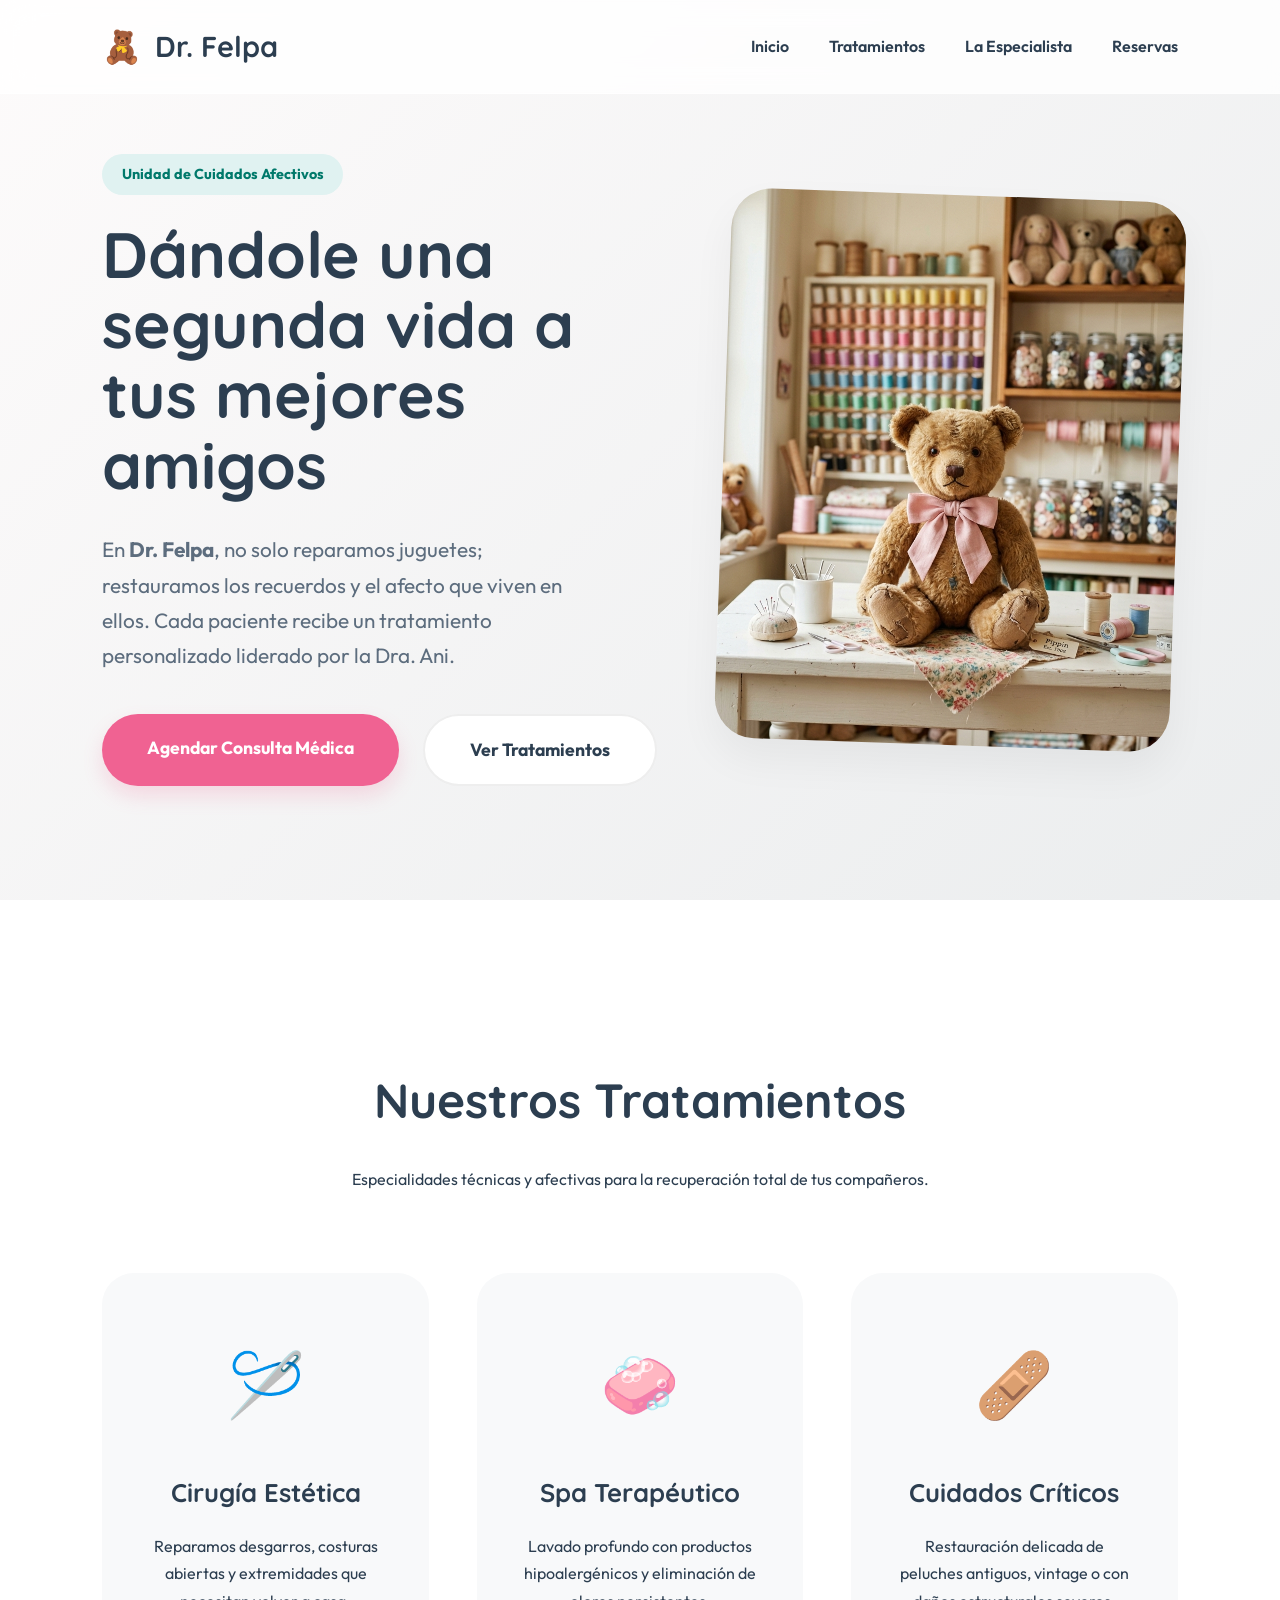
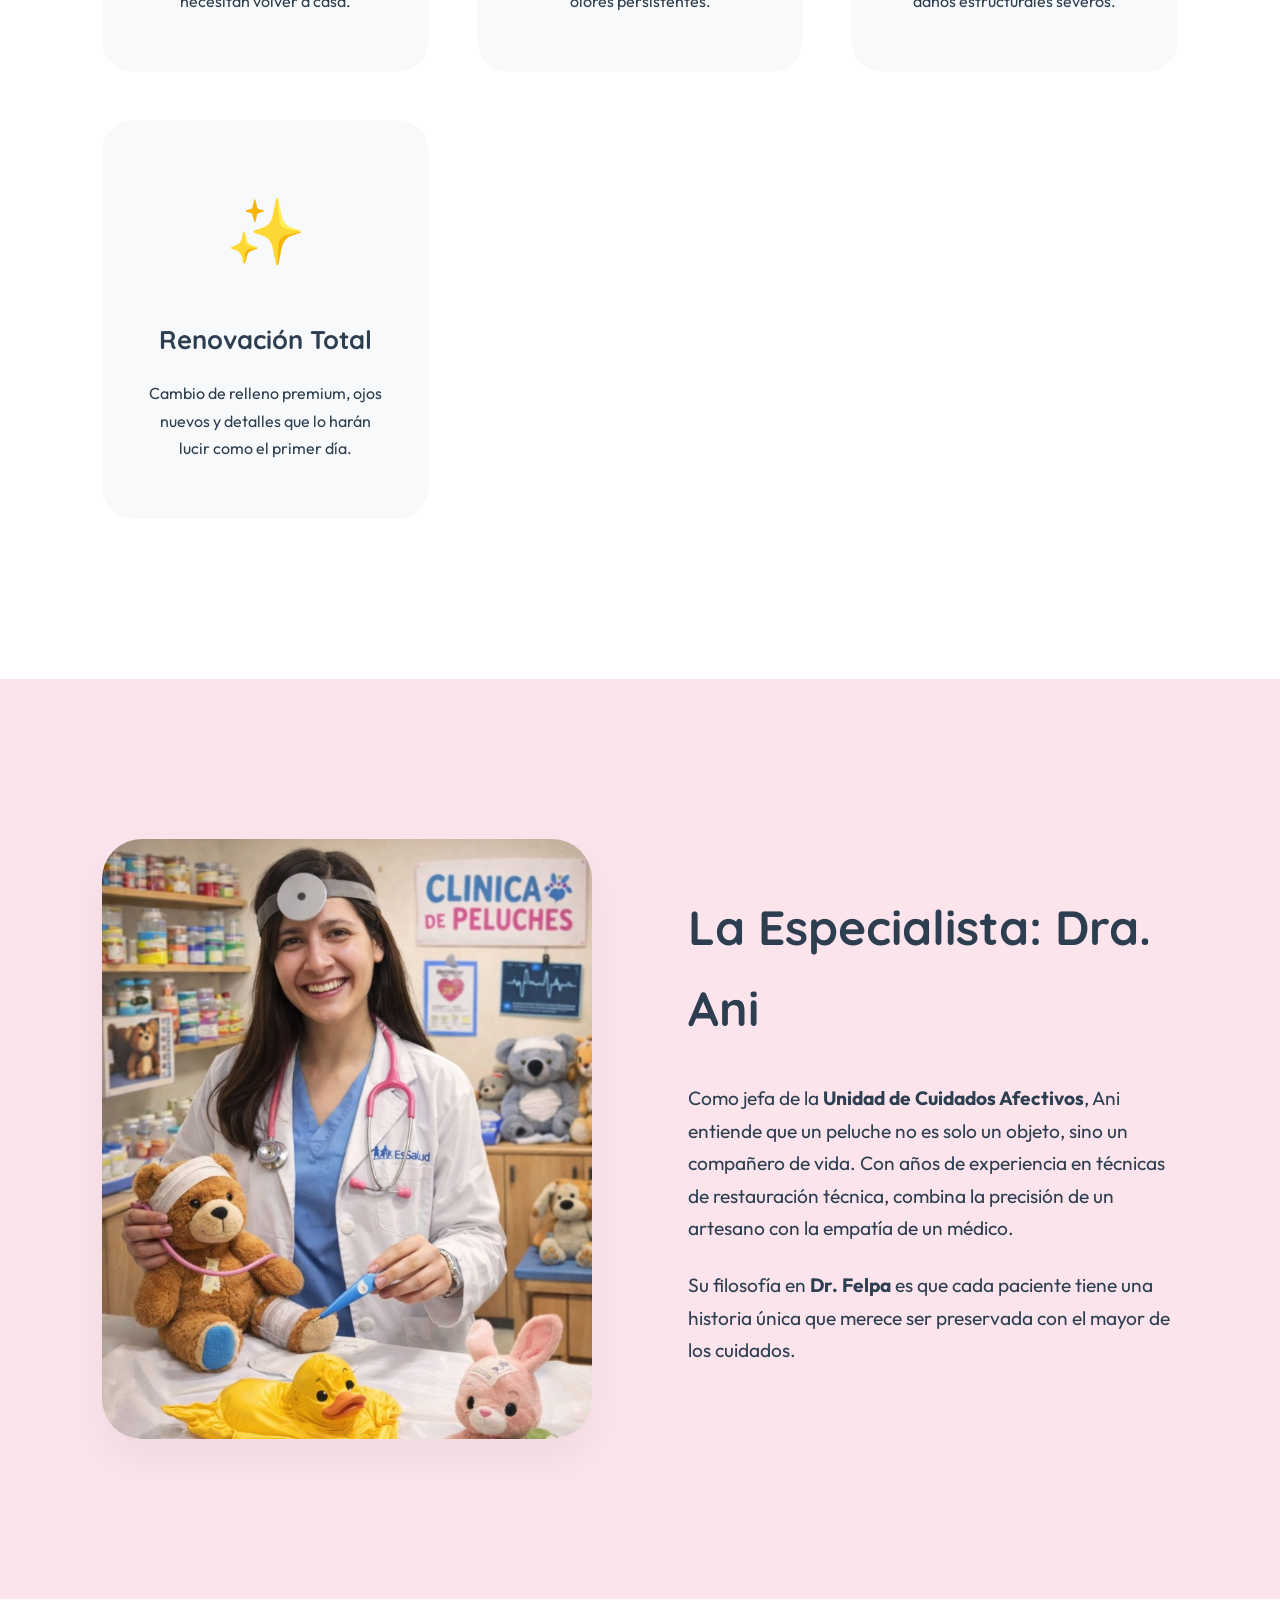
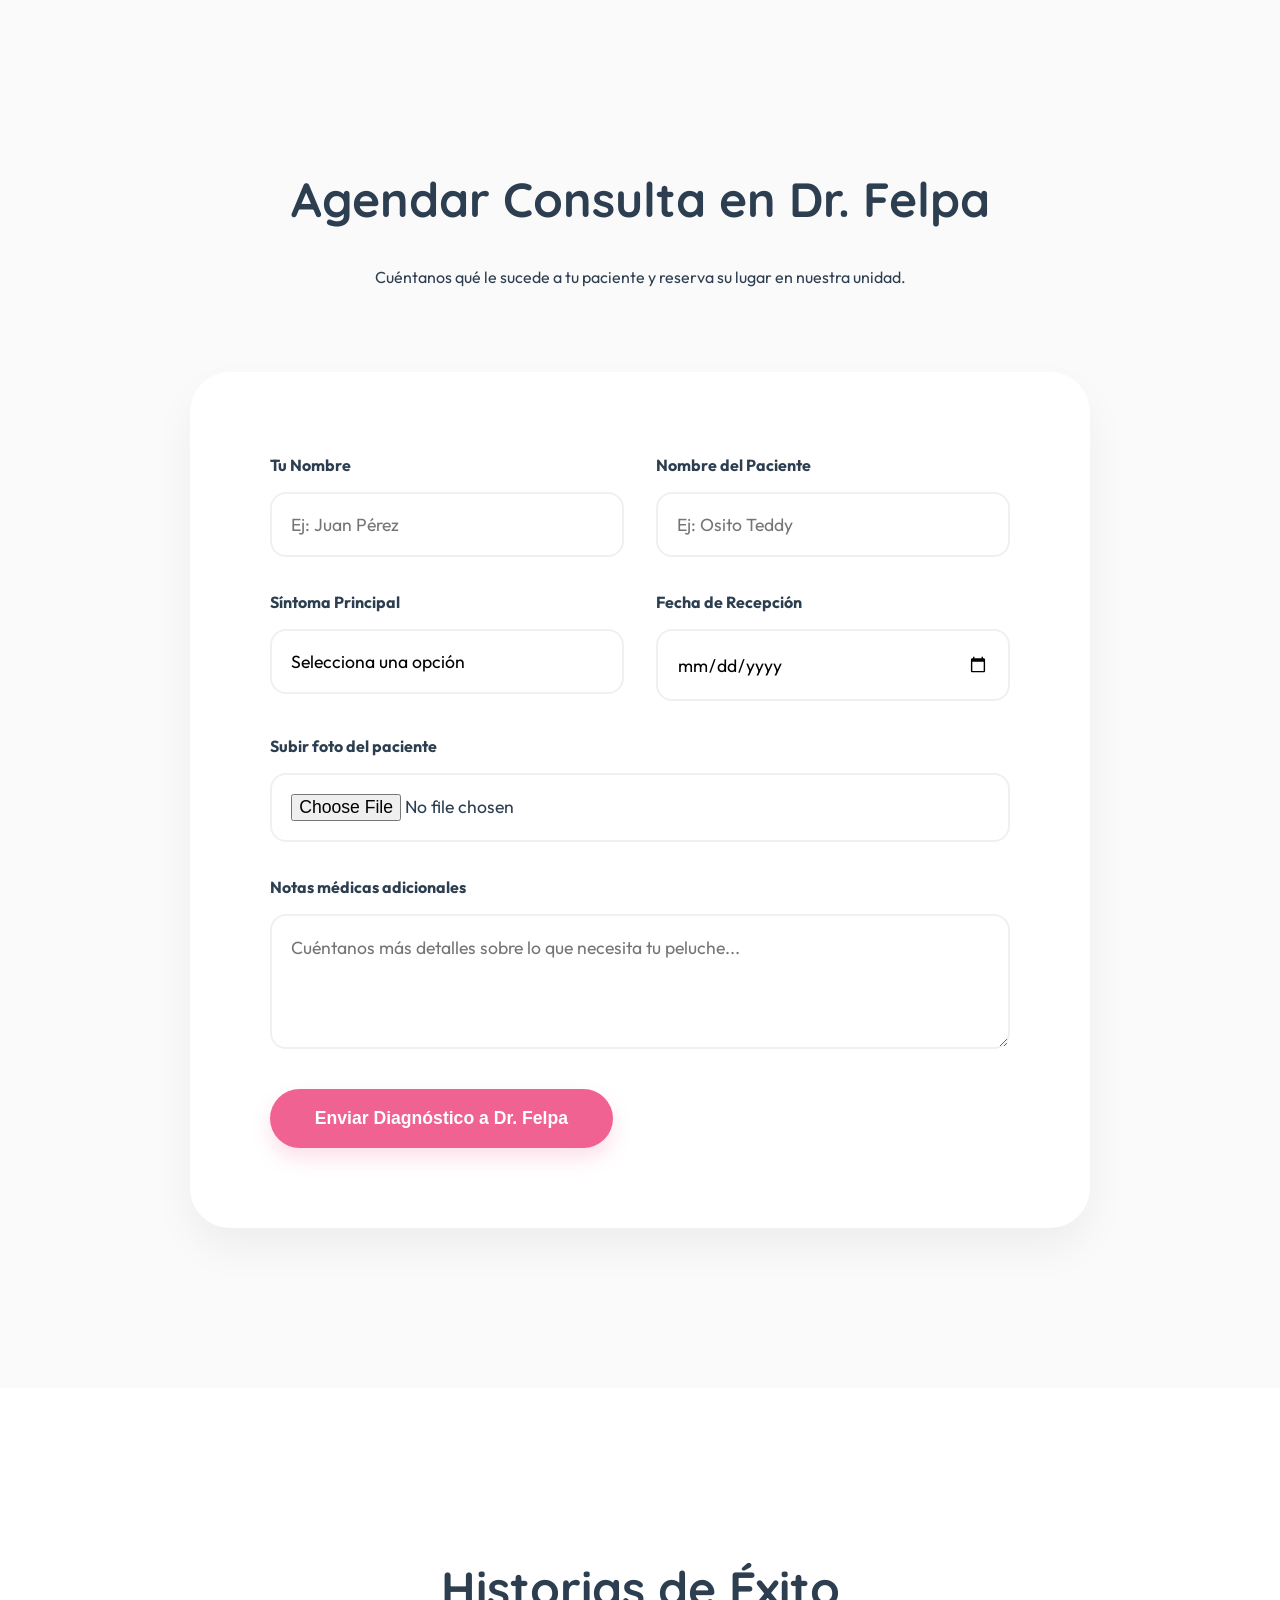
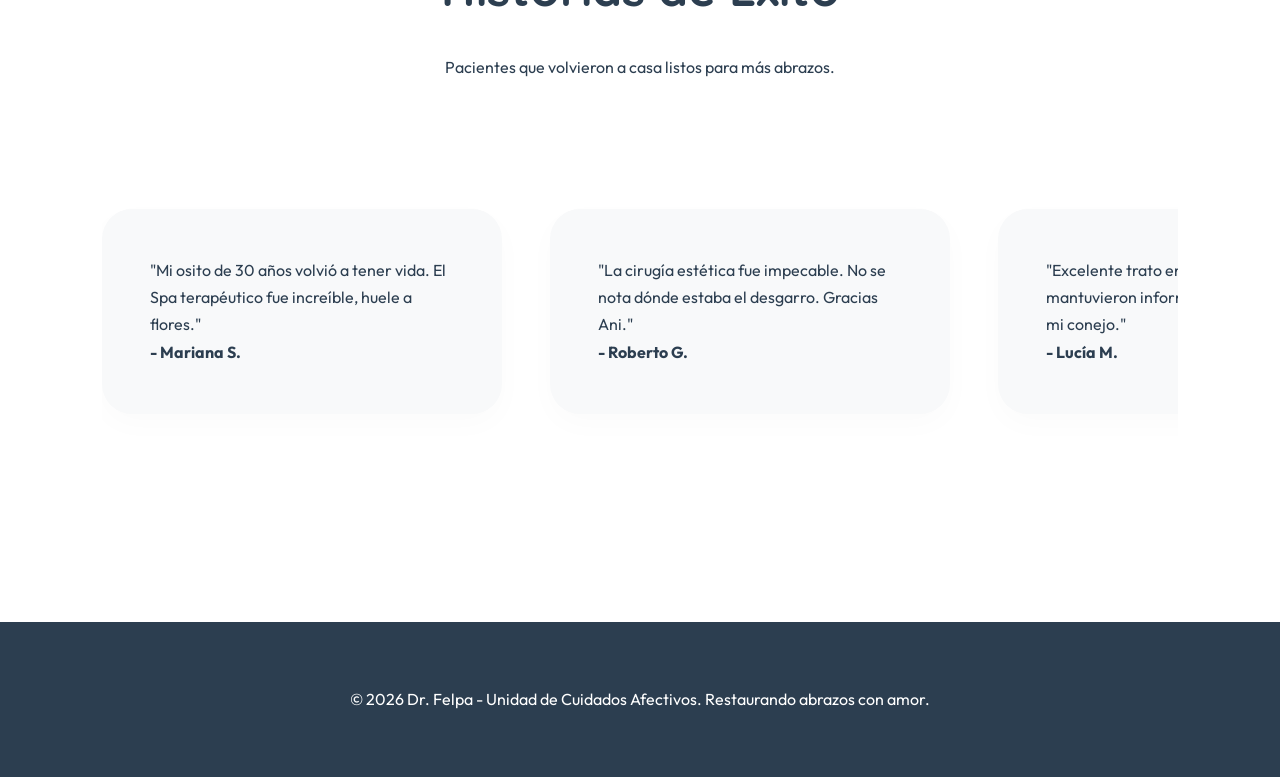
<file: index.html>
<!DOCTYPE html>
<html lang="es">
<head>
    <meta charset="UTF-8">
    <meta name="viewport" content="width=device-width, initial-scale=1.0">
    <title>Dr. Felpa | Unidad de Cuidados Afectivos</title>
    <meta name="description" content="Especialistas en la restauración afectiva y técnica de peluches. Unidad de Cuidados Afectivos liderada por la Dra. Ani.">
    <meta name="keywords" content="restauración de peluches, lavado de juguetes, reparación de muñecos, clínica de juguetes, Dr. Felpa">
    <link rel="stylesheet" href="style.css">
    
    <!-- Open Graph / Social Media Preview -->
    <meta property="og:type" content="website">
    <meta property="og:url" content="https://nelson2206.github.io/DrFelpaWeb/">
    <meta property="og:title" content="Dr. Felpa | Unidad de Cuidados Afectivos">
    <meta property="og:description" content="Restauración técnica y afectiva de peluches liderada por la Dra. Ani. Dándole una segunda vida a tus mejores amigos.">
    <meta property="og:image" content="https://nelson2206.github.io/DrFelpaWeb/ani.jpg">

    <!-- Twitter -->
    <meta property="twitter:card" content="summary_large_image">
    <meta property="twitter:url" content="https://nelson2206.github.io/DrFelpaWeb/">
    <meta property="twitter:title" content="Dr. Felpa | Unidad de Cuidados Afectivos">
    <meta property="twitter:description" content="Restauración técnica y afectiva de peluches liderada por la Dra. Ani.">
    <meta property="twitter:image" content="https://nelson2206.github.io/DrFelpaWeb/ani.jpg">
</head>
<body>

    <nav>
        <div class="logo">
            <span>🧸</span> Dr. Felpa
        </div>
        <ul class="nav-links">
            <li><a href="#inicio">Inicio</a></li>
            <li><a href="#servicios">Tratamientos</a></li>
            <li><a href="#doctora">La Especialista</a></li>
            <li><a href="#reservas">Reservas</a></li>
        </ul>
    </nav>

    <main>
        <!-- Hero Section -->
        <section class="hero" id="inicio">
            <div class="hero-container">
                <div class="hero-content">
                    <span class="badge">Unidad de Cuidados Afectivos</span>
                    <h1>Dándole una segunda vida a tus mejores amigos</h1>
                    <p>En <strong>Dr. Felpa</strong>, no solo reparamos juguetes; restauramos los recuerdos y el afecto que viven en ellos. Cada paciente recibe un tratamiento personalizado liderado por la Dra. Ani.</p>
                    <div class="hero-btns">
                        <a href="#reservas" class="btn-primary">Agendar Consulta Médica</a>
                        <a href="#servicios" class="btn-secondary">Ver Tratamientos</a>
                    </div>
                </div>
                <div class="hero-image-wrapper">
                    <div class="hero-image"></div>
                </div>
            </div>
        </section>

        <!-- Services Section -->
        <section class="services" id="servicios">
            <div class="section-header">
                <h2>Nuestros Tratamientos</h2>
                <p>Especialidades técnicas y afectivas para la recuperación total de tus compañeros.</p>
            </div>
            <div class="services-grid">
                <div class="service-card">
                    <span class="service-icon">🪡</span>
                    <h3>Cirugía Estética</h3>
                    <p>Reparamos desgarros, costuras abiertas y extremidades que necesitan volver a casa.</p>
                </div>
                <div class="service-card">
                    <span class="service-icon">🧼</span>
                    <h3>Spa Terapéutico</h3>
                    <p>Lavado profundo con productos hipoalergénicos y eliminación de olores persistentes.</p>
                </div>
                <div class="service-card">
                    <span class="service-icon">🩹</span>
                    <h3>Cuidados Críticos</h3>
                    <p>Restauración delicada de peluches antiguos, vintage o con daños estructurales severos.</p>
                </div>
                <div class="service-card">
                    <span class="service-icon">✨</span>
                    <h3>Renovación Total</h3>
                    <p>Cambio de relleno premium, ojos nuevos y detalles que lo harán lucir como el primer día.</p>
                </div>
            </div>
        </section>

        <!-- About Doctor Ani -->
        <section class="about" id="doctora">
            <div class="about-container">
                <div class="about-image"></div>
                <div class="about-content">
                    <h2>La Especialista: Dra. Ani</h2>
                    <p>Como jefa de la <strong>Unidad de Cuidados Afectivos</strong>, Ani entiende que un peluche no es solo un objeto, sino un compañero de vida. Con años de experiencia en técnicas de restauración técnica, combina la precisión de un artesano con la empatía de un médico.</p>
                    <p>Su filosofía en <strong>Dr. Felpa</strong> es que cada paciente tiene una historia única que merece ser preservada con el mayor de los cuidados.</p>
                </div>
            </div>
        </section>

        <!-- Booking Section -->
        <section class="booking" id="reservas">
            <div class="section-header">
                <h2>Agendar Consulta en Dr. Felpa</h2>
                <p>Cuéntanos qué le sucede a tu paciente y reserva su lugar en nuestra unidad.</p>
            </div>
            <div class="booking-container">
                <form id="booking-form">
                    <div class="form-group">
                        <label for="name">Tu Nombre</label>
                        <input type="text" id="name" placeholder="Ej: Juan Pérez" required>
                    </div>
                    <div class="form-group">
                        <label for="toy-name">Nombre del Paciente</label>
                        <input type="text" id="toy-name" placeholder="Ej: Osito Teddy" required>
                    </div>
                    <div class="form-group">
                        <label for="symptom">Síntoma Principal</label>
                        <select id="symptom" required>
                            <option value="">Selecciona una opción</option>
                            <option value="desgarro">Desgarro o costura abierta</option>
                            <option value="suciedad">Necesita un baño (Spa)</option>
                            <option value="relleno">Falta de relleno</option>
                            <option value="total">Restauración completa</option>
                        </select>
                    </div>
                    <div class="form-group">
                        <label for="date">Fecha de Recepción</label>
                        <input type="date" id="date" required>
                    </div>
                    <div class="form-group full">
                        <label for="photo">Subir foto del paciente</label>
                        <input type="file" id="photo" accept="image/*">
                    </div>
                    <div class="form-group full">
                        <label for="notes">Notas médicas adicionales</label>
                        <textarea id="notes" rows="4" placeholder="Cuéntanos más detalles sobre lo que necesita tu peluche..."></textarea>
                    </div>
                    <div class="form-group full">
                        <button type="submit" class="btn-primary">Enviar Diagnóstico a Dr. Felpa</button>
                    </div>
                </form>
            </div>
        </section>

        <!-- Testimonials -->
        <section class="testimonials">
            <div class="section-header">
                <h2>Historias de Éxito</h2>
                <p>Pacientes que volvieron a casa listos para más abrazos.</p>
            </div>
            <div class="testimonial-track">
                <div class="testimonial-card">
                    <p>"Mi osito de 30 años volvió a tener vida. El Spa terapéutico fue increíble, huele a flores."</p>
                    <strong>- Mariana S.</strong>
                </div>
                <div class="testimonial-card">
                    <p>"La cirugía estética fue impecable. No se nota dónde estaba el desgarro. Gracias Ani."</p>
                    <strong>- Roberto G.</strong>
                </div>
                <div class="testimonial-card">
                    <p>"Excelente trato en Dr. Felpa. Me mantuvieron informado de la evolución de mi conejo."</p>
                    <strong>- Lucía M.</strong>
                </div>
            </div>
        </section>
    </main>

    <footer>
        <p>&copy; 2026 Dr. Felpa - Unidad de Cuidados Afectivos. Restaurando abrazos con amor.</p>
    </footer>

    <script src="script.js"></script>
</body>
</html>
</file>
<file: style.css>
/* 
   Dr. Felpa - Unidad de Cuidados Afectivos
   Aesthetic: Premium Soft Clinical
*/

@import url('https://fonts.googleapis.com/css2?family=Outfit:wght@300;400;600;700&family=Quicksand:wght@300;400;500;600;700&display=swap');

:root {
    --primary-mint: #E0F2F1;
    --primary-mint-dark: #80CBC4;
    --accent-pink: #FCE4EC;
    --accent-pink-dark: #F06292;
    --warm-cream: #FFF9C4;
    --clinical-white: #FFFFFF;
    --text-main: #2C3E50;
    --text-muted: #5D6D7E;
    --soft-shadow: 0 20px 40px rgba(0, 0, 0, 0.05);
    --glass-bg: rgba(255, 255, 255, 0.8);
    --glass-border: rgba(255, 255, 255, 0.5);
}

* {
    margin: 0;
    padding: 0;
    box-sizing: border-box;
}

html {
    scroll-behavior: smooth;
}

body {
    font-family: 'Outfit', sans-serif;
    color: var(--text-main);
    background-color: #FAFAFA;
    line-height: 1.7;
    overflow-x: hidden;
}

h1, h2, h3, .logo {
    font-family: 'Quicksand', sans-serif;
    font-weight: 700;
}

/* --- Navigation --- */
nav {
    display: flex;
    justify-content: space-between;
    align-items: center;
    padding: 1.2rem 8%;
    background: var(--glass-bg);
    backdrop-filter: blur(15px);
    position: fixed;
    width: 100%;
    top: 0;
    z-index: 1000;
    border-bottom: 1px solid var(--glass-border);
    transition: all 0.3s ease;
}

.logo {
    font-size: 1.8rem;
    color: var(--text-main);
    display: flex;
    align-items: center;
    gap: 0.8rem;
}

.logo span {
    font-size: 2rem;
}

.nav-links {
    display: flex;
    gap: 2.5rem;
    list-style: none;
}

.nav-links a {
    text-decoration: none;
    color: var(--text-main);
    font-weight: 600;
    font-size: 1rem;
    transition: all 0.3s ease;
    position: relative;
}

.nav-links a::after {
    content: '';
    position: absolute;
    bottom: -5px;
    left: 0;
    width: 0;
    height: 2px;
    background: var(--accent-pink-dark);
    transition: width 0.3s ease;
}

.nav-links a:hover::after {
    width: 100%;
}

/* --- Hero Section --- */
.hero {
    min-height: 100vh;
    display: flex;
    align-items: center;
    padding: 120px 8% 80px;
    background: linear-gradient(135deg, #fdfbfb 0%, #ebedee 100%);
    position: relative;
}

.hero-container {
    display: grid;
    grid-template-columns: 1.1fr 0.9fr;
    gap: 4rem;
    align-items: center;
    max-width: 1400px;
    margin: 0 auto;
}

.hero-content {
    z-index: 2;
}

.badge {
    background: var(--primary-mint);
    color: #00796B;
    padding: 0.5rem 1.2rem;
    border-radius: 50px;
    font-size: 0.9rem;
    font-weight: 700;
    display: inline-block;
    margin-bottom: 1.5rem;
}

.hero h1 {
    font-size: 4rem;
    line-height: 1.1;
    margin-bottom: 2rem;
    color: var(--text-main);
}

.hero p {
    font-size: 1.3rem;
    margin-bottom: 2.5rem;
    color: var(--text-muted);
    max-width: 90%;
}

.hero-btns {
    display: flex;
    gap: 1.5rem;
}

.btn-primary {
    padding: 1.2rem 2.8rem;
    background: var(--accent-pink-dark);
    color: white;
    border: none;
    border-radius: 50px;
    font-size: 1.1rem;
    font-weight: 700;
    cursor: pointer;
    transition: all 0.3s cubic-bezier(0.175, 0.885, 0.32, 1.275);
    text-decoration: none;
    box-shadow: 0 10px 20px rgba(240, 98, 146, 0.2);
}

.btn-secondary {
    padding: 1.2rem 2.8rem;
    background: white;
    color: var(--text-main);
    border: 2px solid #EEE;
    border-radius: 50px;
    font-size: 1.1rem;
    font-weight: 700;
    cursor: pointer;
    transition: all 0.3s ease;
    text-decoration: none;
}

.btn-primary:hover {
    transform: translateY(-5px);
    box-shadow: 0 15px 30px rgba(240, 98, 146, 0.3);
}

.btn-secondary:hover {
    background: #F9F9F9;
    border-color: #DDD;
}

.hero-image-wrapper {
    position: relative;
    width: 100%;
    height: 550px;
}

.hero-image {
    width: 100%;
    height: 100%;
    background: url('hero.png') no-repeat center center;
    background-size: cover;
    border-radius: 40px;
    box-shadow: var(--soft-shadow);
    transform: rotate(2deg);
}

/* --- Services --- */
.services {
    padding: 10rem 8%;
    background-color: white;
}

.section-header {
    text-align: center;
    margin-bottom: 5rem;
    max-width: 700px;
    margin-left: auto;
    margin-right: auto;
}

.section-header h2 {
    font-size: 3rem;
    margin-bottom: 1.5rem;
    color: var(--text-main);
}

.services-grid {
    display: grid;
    grid-template-columns: repeat(auto-fit, minmax(280px, 1fr));
    gap: 3rem;
}

.service-card {
    background: #F8F9FA;
    padding: 3.5rem 2.5rem;
    border-radius: 32px;
    text-align: center;
    transition: all 0.4s cubic-bezier(0.175, 0.885, 0.32, 1.275);
    border: 1px solid transparent;
}

.service-card:hover {
    transform: translateY(-15px);
    background: white;
    box-shadow: var(--soft-shadow);
    border-color: #EEE;
}

.service-icon {
    font-size: 4rem;
    margin-bottom: 2rem;
    display: block;
}

.service-card h3 {
    font-size: 1.6rem;
    margin-bottom: 1.2rem;
}

/* --- About Ani --- */
.about {
    padding: 10rem 8%;
    background: var(--accent-pink);
}

.about-container {
    display: grid;
    grid-template-columns: 1fr 1fr;
    gap: 6rem;
    align-items: center;
    max-width: 1300px;
    margin: 0 auto;
}

.about-image {
    width: 100%;
    height: 600px;
    background: url('ani.jpg') no-repeat center 15%; /* Focus more on the face (usually in top part) */
    background-size: cover;
    border-radius: 40px;
    box-shadow: var(--soft-shadow);
}

.about-content h2 {
    font-size: 3rem;
    margin-bottom: 2rem;
}

.about-content p {
    font-size: 1.2rem;
    margin-bottom: 1.5rem;
}

/* --- Booking --- */
.booking {
    padding: 10rem 8%;
    background: #FAFAFA;
}

.booking-container {
    max-width: 900px;
    margin: 0 auto;
    background: white;
    padding: 5rem;
    border-radius: 40px;
    box-shadow: var(--soft-shadow);
}

form {
    display: grid;
    grid-template-columns: 1fr 1fr;
    gap: 2rem;
}

.form-group.full {
    grid-column: span 2;
}

label {
    font-weight: 700;
    font-size: 1rem;
    margin-bottom: 0.8rem;
    display: block;
}

input, select, textarea {
    padding: 1.2rem;
    border: 2px solid #F0F0F0;
    border-radius: 16px;
    font-family: inherit;
    font-size: 1.1rem;
    width: 100%;
    transition: all 0.3s ease;
    -webkit-appearance: none; /* Fix for iOS */
    appearance: none;
    background-color: white;
}

input[type="date"] {
    min-height: 4.5rem; /* Ensure consistent height for date input */
    position: relative;
}

input:focus, select:focus, textarea:focus {
    outline: none;
    border-color: var(--primary-mint-dark);
    background: #F9FFFF;
}

/* --- Testimonials --- */
.testimonials {
    padding: 10rem 8%;
    background: white;
}

.testimonial-track {
    display: flex;
    gap: 3rem;
    padding: 3rem 0;
    overflow-x: auto;
    scrollbar-width: none;
}

.testimonial-card {
    min-width: 400px;
    background: #F8F9FA;
    padding: 3rem;
    border-radius: 30px;
    box-shadow: 0 10px 30px rgba(0,0,0,0.02);
}

/* --- Footer --- */
footer {
    padding: 4rem 8%;
    background: var(--text-main);
    color: white;
    text-align: center;
}

/* --- Responsive --- */
@media (max-width: 1100px) {
    .hero-container {
        grid-template-columns: 1fr;
        text-align: center;
        gap: 2rem;
    }
    .hero h1 { font-size: 3rem; }
    .hero p { margin-left: auto; margin-right: auto; }
    .hero-btns { justify-content: center; }
    .hero-image-wrapper { height: 400px; margin-top: 2rem; }
    .about-container { grid-template-columns: 1fr; gap: 4rem; text-align: center; }
    .about-image { height: 400px; max-width: 500px; margin: 0 auto; }
}

@media (max-width: 768px) {
    nav { padding: 1rem 5%; }
    .logo { font-size: 1.5rem; }
    .nav-links { display: none; }
    
    .hero { padding: 100px 5% 60px; }
    .hero h1 { font-size: 2.5rem; }
    .hero p { font-size: 1.1rem; width: 100%; max-width: 100%; }
    .hero-btns { flex-direction: column; width: 100%; }
    .btn-primary, .btn-secondary { width: 100%; text-align: center; padding: 1rem; }
    
    .services, .about, .booking, .testimonials { padding: 5rem 5%; }
    .section-header h2 { font-size: 2.2rem; }
    
    .hero-image { transform: none; border-radius: 30px; } /* Remove rotation to avoid clipping */
    
    .booking-container { padding: 2.5rem 1.5rem; border-radius: 30px; }
    form { grid-template-columns: 1fr; gap: 1.2rem; }
    .form-group.full { grid-column: span 1; }
    
    .testimonial-card { min-width: 280px; padding: 2rem; }
    
    footer { padding: 3rem 5%; font-size: 0.9rem; }
}

/* Fix for very small screens (iPhone SE, etc) */
@media (max-width: 380px) {
    .hero h1 { font-size: 2rem; }
    .section-header h2 { font-size: 1.8rem; }
    .logo { font-size: 1.3rem; }
}
</file>
